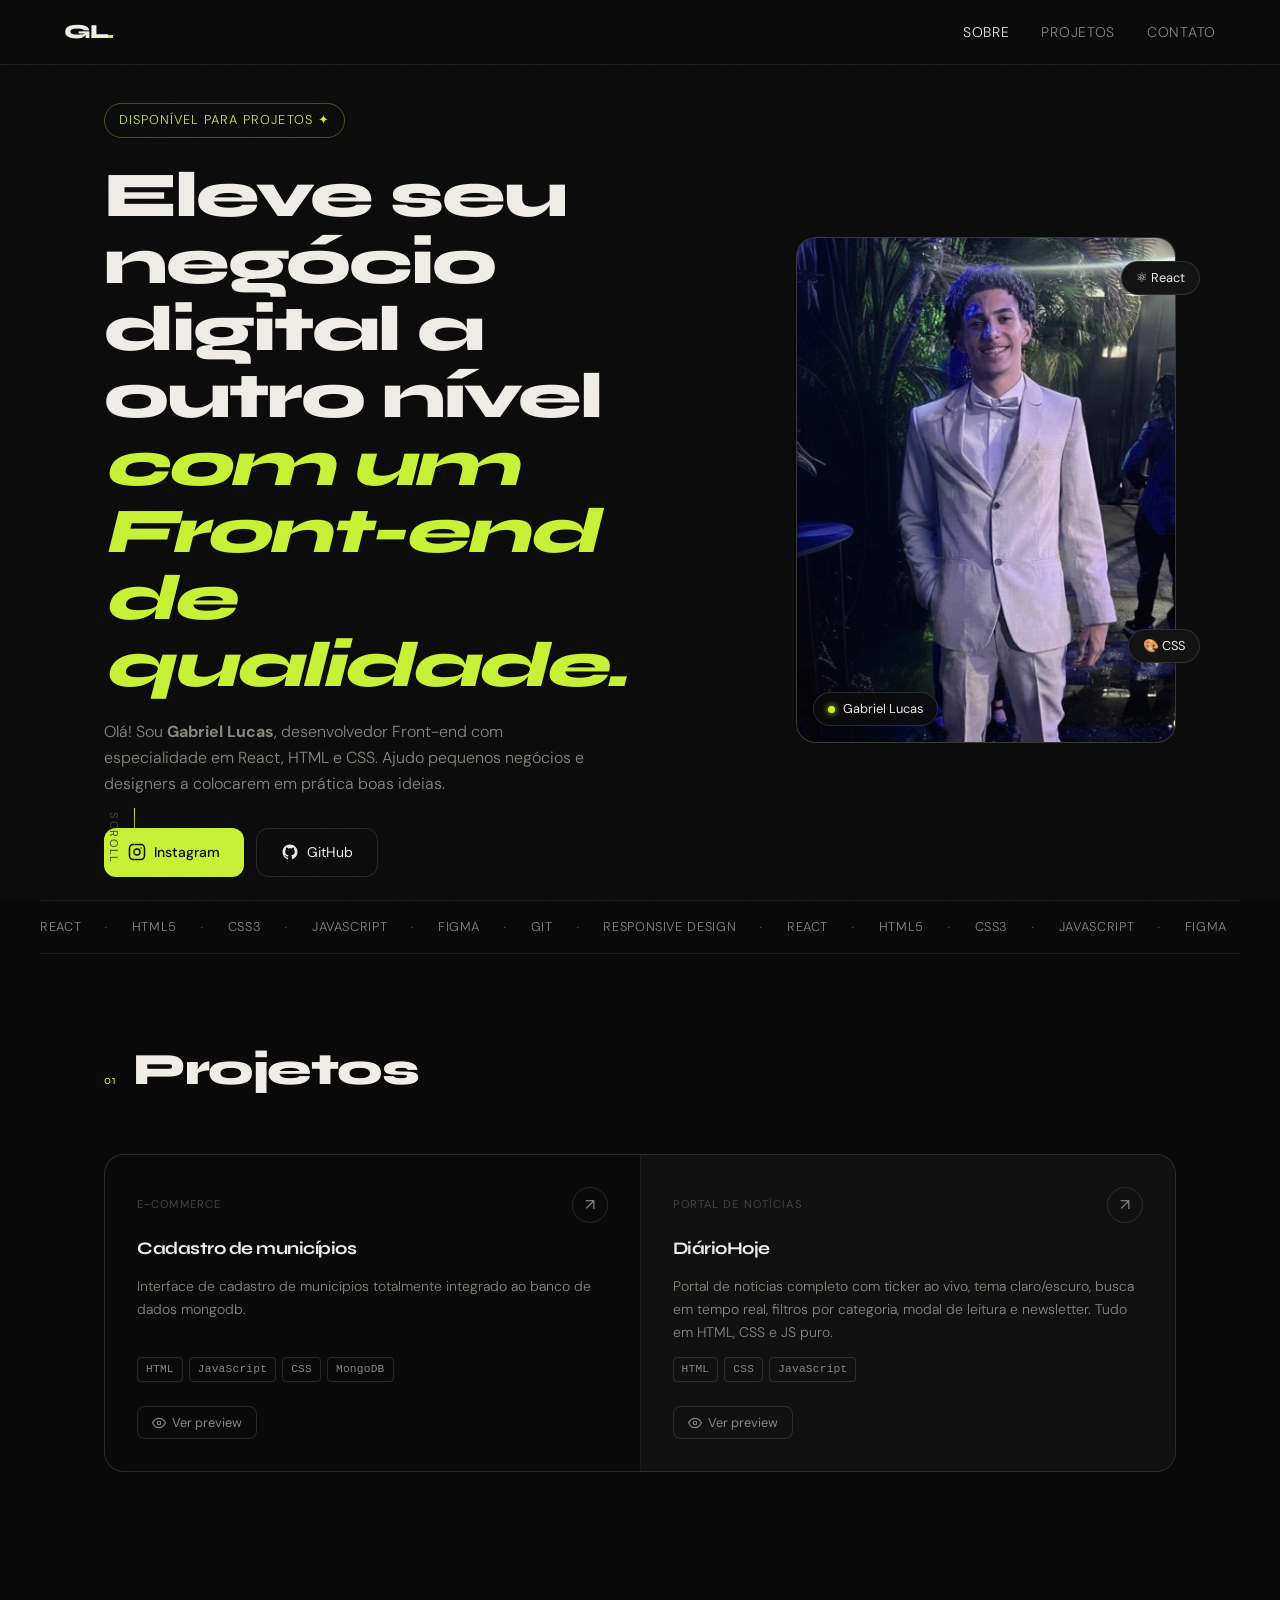
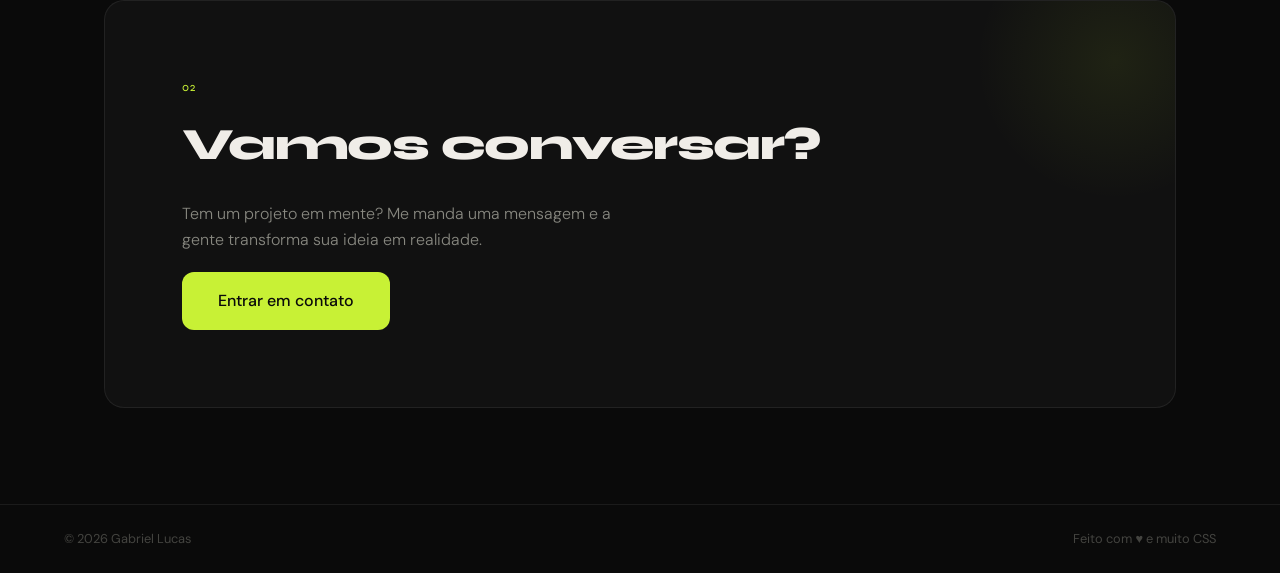
<file: index.html>
<!DOCTYPE html>
<html lang="pt-br">
<head>
  <meta charset="UTF-8">
  <meta name="viewport" content="width=device-width, initial-scale=1.0">
  <title>Gabriel Lucas — Front-end Developer</title>
  <link rel="preconnect" href="https://fonts.googleapis.com">
  <link href="https://fonts.googleapis.com/css2?family=Syne:wght@400;700;800&family=DM+Sans:ital,wght@0,300;0,400;1,300&display=swap" rel="stylesheet">
  <link rel="stylesheet" href="style.css">
</head>
<body>

  <div class="noise"></div>

  <header>
    <nav>
      <span class="logo">GL<span class="dot">.</span></span>
      <ul class="nav-links">
        <li><a href="#sobre">Sobre</a></li>
        <li><a href="#projetos">Projetos</a></li>
        <li><a href="#contato">Contato</a></li>
      </ul>
      <button class="hamburger" aria-label="Abrir menu" aria-expanded="false">
        <span></span>
        <span></span>
        <span></span>
      </button>
    </nav>
  </header>

  <div class="mobile-menu" aria-hidden="true">
    <ul>
      <li><a href="#sobre">Sobre</a></li>
      <li><a href="#projetos">Projetos</a></li>
      <li><a href="#contato">Contato</a></li>
    </ul>
  </div>

  <main>

    <!-- HERO -->
    <section class="hero" id="sobre">
      <div class="hero-grid">
        <div class="hero-text">
          <span class="tag">Disponível para projetos ✦</span>
          <h1>
            Eleve seu negócio digital a outro nível
            <em>com um Front-end de qualidade.</em>
          </h1>
          <p>
            Olá! Sou <strong>Gabriel Lucas</strong>, desenvolvedor Front-end com especialidade em React, HTML e CSS. Ajudo pequenos negócios e designers a colocarem em prática boas ideias.
          </p>
          <div class="hero-actions">
            <a href="https://www.instagram.com/_gabriellucasxp/" class="btn btn-primary" target="_blank" rel="noopener">
              <svg width="18" height="18" fill="none" viewBox="0 0 24 24" aria-hidden="true"><rect x="2" y="2" width="20" height="20" rx="5" stroke="currentColor" stroke-width="2"/><circle cx="12" cy="12" r="4" stroke="currentColor" stroke-width="2"/><circle cx="17.5" cy="6.5" r="1" fill="currentColor"/></svg>
              Instagram
            </a>
            <a href="https://github.com/Biel0603" class="btn btn-outline" target="_blank" rel="noopener">
              <svg width="18" height="18" fill="currentColor" viewBox="0 0 24 24" aria-hidden="true"><path d="M12 2C6.477 2 2 6.484 2 12.017c0 4.425 2.865 8.18 6.839 9.504.5.092.682-.217.682-.483 0-.237-.008-.868-.013-1.703-2.782.605-3.369-1.343-3.369-1.343-.454-1.158-1.11-1.466-1.11-1.466-.908-.62.069-.608.069-.608 1.003.07 1.531 1.032 1.531 1.032.892 1.53 2.341 1.088 2.91.832.092-.647.35-1.088.636-1.338-2.22-.253-4.555-1.113-4.555-4.951 0-1.093.39-1.988 1.029-2.688-.103-.253-.446-1.272.098-2.65 0 0 .84-.27 2.75 1.026A9.564 9.564 0 0112 6.844c.85.004 1.705.115 2.504.337 1.909-1.296 2.747-1.027 2.747-1.027.546 1.379.202 2.398.1 2.651.64.7 1.028 1.595 1.028 2.688 0 3.848-2.339 4.695-4.566 4.943.359.309.678.92.678 1.855 0 1.338-.012 2.419-.012 2.747 0 .268.18.58.688.482A10.019 10.019 0 0022 12.017C22 6.484 17.522 2 12 2z"/></svg>
              GitHub
            </a>
          </div>
        </div>

        <div class="hero-image-wrap">
          <div class="hero-image-card">
            <img src="img/imagem minha.jpeg" alt="Foto de Gabriel Lucas">
            <div class="card-label">
              <span class="status-dot"></span>
              Gabriel Lucas
            </div>
          </div>
          <div class="floating-badge badge-react">⚛ React</div>
          <div class="floating-badge badge-css">🎨 CSS</div>
        </div>
      </div>

      <div class="scroll-hint">
        <span>scroll</span>
        <div class="scroll-line"></div>
      </div>
    </section>

    <!-- SKILLS -->
    <section class="skills-bar" aria-label="Tecnologias">
      <div class="skills-track" aria-hidden="true">
        <span>React</span><span>·</span>
        <span>HTML5</span><span>·</span>
        <span>CSS3</span><span>·</span>
        <span>JavaScript</span><span>·</span>
        <span>Figma</span><span>·</span>
        <span>Git</span><span>·</span>
        <span>Responsive Design</span><span>·</span>
        <span>React</span><span>·</span>
        <span>HTML5</span><span>·</span>
        <span>CSS3</span><span>·</span>
        <span>JavaScript</span><span>·</span>
        <span>Figma</span><span>·</span>
        <span>Git</span><span>·</span>
        <span>Responsive Design</span><span>·</span>
      </div>
    </section>

    <!-- PROJETOS -->
    <section class="projects" id="projetos">
      <div class="section-header">
        <span class="section-num">01</span>
        <h2>Projetos</h2>
      </div>
      <div class="projects-grid">

        <article class="project-card">
          <div class="project-top">
            <span class="project-type">E-commerce</span>
            <a href="Cadastro_de_municipios/index.html" class="project-link" target="_blank" rel="noopener" aria-label="Abrir projeto">↗</a>
          </div>
          <h3>Cadastro de municípios</h3>
          <p>Interface de cadastro de municípios totalmente integrado ao banco de dados mongodb.</p>
          <div class="project-tags">
            <span>HTML</span><span>JavaScript</span><span>CSS</span> <span>MongoDB</span>
          </div>
          <button type="button" class="btn-preview" onclick="abrirPreview('Cadastro_de_municipios/index.html', 'Cadastro de Municípios')">
            <svg width="14" height="14" fill="none" viewBox="0 0 24 24" aria-hidden="true"><path d="M1 12s4-8 11-8 11 8 11 8-4 8-11 8-11-8-11-8z" stroke="currentColor" stroke-width="2"/><circle cx="12" cy="12" r="3" stroke="currentColor" stroke-width="2"/></svg>
            Ver preview
          </button>
        </article>

        <article class="project-card card-accent">
          <div class="project-top">
            <span class="project-type">Portal de Notícias</span>
            <a href="noticias_do_dia/index.html" class="project-link" target="_blank" rel="noopener" aria-label="Abrir DiárioHoje">↗</a>
          </div>
          <h3>DiárioHoje</h3>
          <p>Portal de notícias completo com ticker ao vivo, tema claro/escuro, busca em tempo real, filtros por categoria, modal de leitura e newsletter. Tudo em HTML, CSS e JS puro.</p>
          <div class="project-tags">
            <span>HTML</span><span>CSS</span><span>JavaScript</span>
          </div>
          <button type="button" class="btn-preview" onclick="abrirPreview('noticias_do_dia/index.html', 'DiárioHoje')">
            <svg width="14" height="14" fill="none" viewBox="0 0 24 24" aria-hidden="true"><path d="M1 12s4-8 11-8 11 8 11 8-4 8-11 8-11-8-11-8z" stroke="currentColor" stroke-width="2"/><circle cx="12" cy="12" r="3" stroke="currentColor" stroke-width="2"/></svg>
            Ver preview
          </button>
        </article>

      </div>
    </section>

    <!-- CONTATO -->
    <section class="contact" id="contato">
      <div class="contact-inner">
        <span class="section-num">02</span>
        <h2>Vamos conversar?</h2>
        <p>Tem um projeto em mente? Me manda uma mensagem e a gente transforma sua ideia em realidade.</p>
        <a href="https://wa.me/5531991345022" class="btn btn-primary btn-large" target="_blank" rel="noopener">Entrar em contato</a>
      </div>
    </section>

  </main>

  <footer>
    <span>© 2026 Gabriel Lucas</span>
    <span>Feito com ♥ e muito CSS</span>
  </footer>

  <!-- MODAL DE PREVIEW -->
  <div class="preview-modal" id="previewModal" aria-modal="true" role="dialog" aria-label="Preview do projeto">
    <div class="preview-modal-inner">
      <div class="preview-modal-header">
        <span class="preview-modal-title" id="previewTitle"></span>
        <div class="preview-modal-actions">
          <a class="preview-open-btn" id="previewOpenLink" href="#" target="_blank" rel="noopener">
            <svg width="15" height="15" fill="none" viewBox="0 0 24 24" aria-hidden="true"><path d="M18 13v6a2 2 0 01-2 2H5a2 2 0 01-2-2V8a2 2 0 012-2h6" stroke="currentColor" stroke-width="2" stroke-linecap="round"/><polyline points="15 3 21 3 21 9" stroke="currentColor" stroke-width="2" stroke-linecap="round" stroke-linejoin="round"/><line x1="10" y1="14" x2="21" y2="3" stroke="currentColor" stroke-width="2" stroke-linecap="round"/></svg>
            Abrir site
          </a>
          <button type="button" class="preview-close-btn" onclick="fecharPreview()" aria-label="Fechar preview">✕</button>
        </div>
      </div>
      <div class="preview-iframe-wrap">
        <iframe id="previewFrame" src="" title="Preview do projeto" allowfullscreen></iframe>
      </div>
    </div>
  </div>

  <script src="portfolio.js"></script>
</body>
</html>
</file>
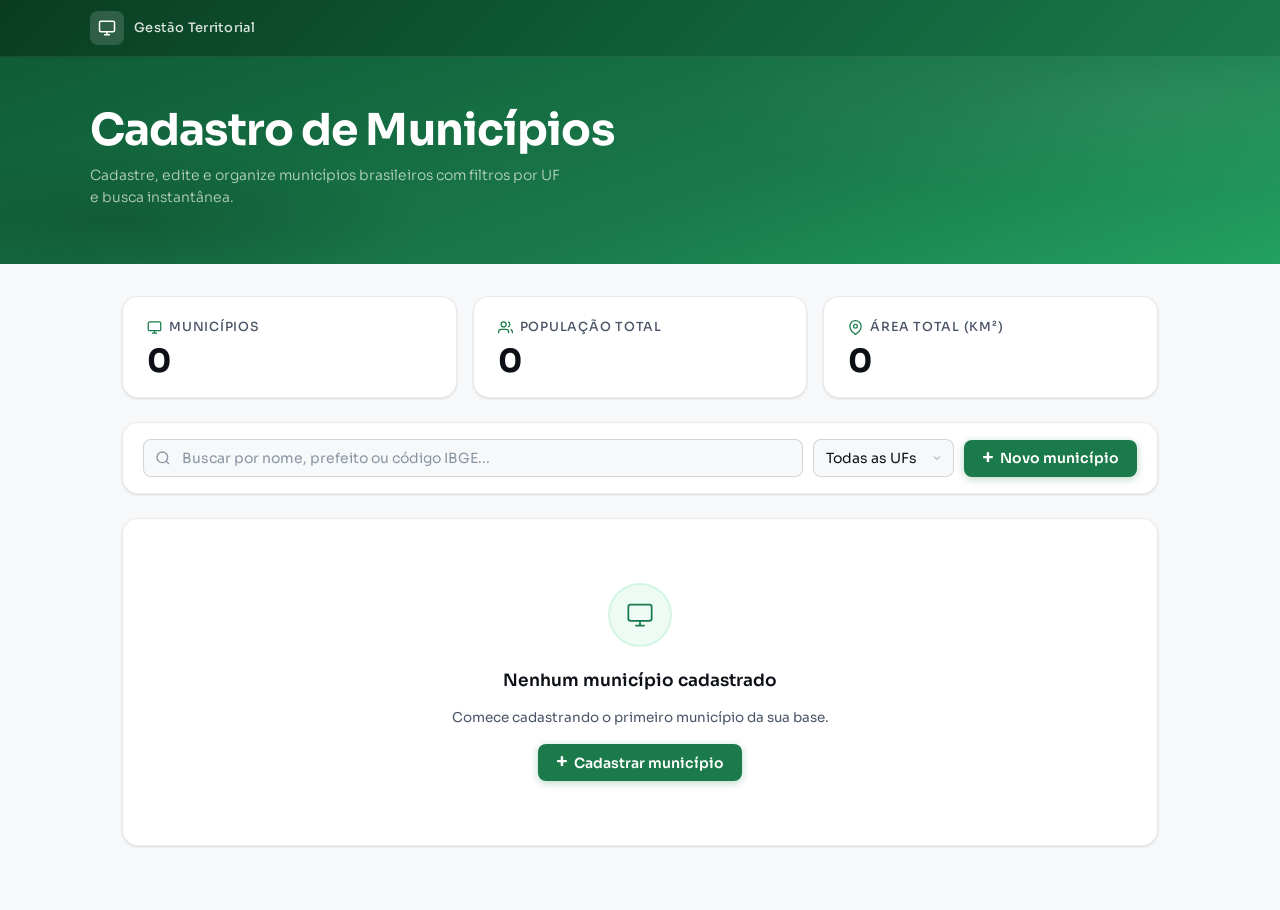
<file: Cadastro_de_municipios/index.html>
<!DOCTYPE html>
<html lang="pt-BR">
<head>
  <meta charset="UTF-8" />
  <meta name="viewport" content="width=device-width, initial-scale=1.0" />
  <title>Cadastro de Municípios</title>
<link rel="stylesheet" href="https://fonts.googleapis.com/css2?family=Sora:wght@300;400;500;600;700&family=JetBrains+Mono:wght@400;500&display=swap" />
  <link rel="stylesheet" href="style.css" />
</head>
<body>

<!-- HEADER -->
<header class="site-header">
  <div class="header-inner">
    <div class="header-logo">
      <svg viewBox="0 0 24 24"><rect x="2" y="3" width="20" height="14" rx="2"/><path d="M8 21h8M12 17v4"/></svg>
    </div>
    <span class="header-brand">Gestão Territorial</span>
  </div>
</header>

<!-- HERO -->
<div class="hero">
  <div class="hero-inner">
    <h1>Cadastro de Municípios</h1>
    <p>Cadastre, edite e organize municípios brasileiros com filtros por UF e busca instantânea.</p>
  </div>
</div>

<!-- MAIN -->
<main class="main">

  <!-- STATS -->
  <div class="stats-grid">
    <div class="stat-card">
      <div class="stat-label">
        <svg viewBox="0 0 24 24"><rect x="2" y="3" width="20" height="14" rx="2"/><path d="M8 21h8M12 17v4"/></svg>
        Municípios
      </div>
      <div class="stat-value" id="statCount">0</div>
    </div>
    <div class="stat-card">
      <div class="stat-label">
        <svg viewBox="0 0 24 24"><path d="M17 21v-2a4 4 0 0 0-4-4H5a4 4 0 0 0-4 4v2"/><circle cx="9" cy="7" r="4"/><path d="M23 21v-2a4 4 0 0 0-3-3.87"/><path d="M16 3.13a4 4 0 0 1 0 7.75"/></svg>
        População total
      </div>
      <div class="stat-value" id="statPop">0</div>
    </div>
    <div class="stat-card">
      <div class="stat-label">
        <svg viewBox="0 0 24 24"><path d="M21 10c0 7-9 13-9 13s-9-6-9-13a9 9 0 0 1 18 0z"/><circle cx="12" cy="10" r="3"/></svg>
        Área total (km²)
      </div>
      <div class="stat-value" id="statArea">0</div>
    </div>
  </div>

  <!-- TOOLBAR -->
  <div class="toolbar">
    <div class="search-wrap">
      <svg viewBox="0 0 24 24"><circle cx="11" cy="11" r="8"/><line x1="21" y1="21" x2="16.65" y2="16.65"/></svg>
      <input type="text" id="search" placeholder="Buscar por nome, prefeito ou código IBGE..." oninput="render()" />
    </div>
<select id="ufFilter" onchange="render()">
      <option value="">Todas as UFs</option>
      <option value="AC">AC</option><option value="AL">AL</option><option value="AM">AM</option><option value="AP">AP</option>
<option value="BA">BA</option><option value="CE">CE</option><option value="DF">DF</option><option value="ES">ES</option>
      <option value="GO">GO</option><option value="MA">MA</option><option value="MG">MG</option><option value="MS">MS</option>
      <option value="MT">MT</option><option value="PA">PA</option><option value="PB">PB</option><option value="PE">PE</option>
      <option value="PI">PI</option><option value="PR">PR</option><option value="RJ">RJ</option><option value="RN">RN</option>
      <option value="RO">RO</option><option value="RR">RR</option><option value="RS">RS</option><option value="SC">SC</option>
      <option value="SE">SE</option><option value="SP">SP</option><option value="TO">TO</option>
    </select>
    <button class="btn-primary" onclick="openModal()">
      <span class="plus">+</span> Novo município
    </button>
  </div>

  <!-- LIST -->
  <div class="list-card">
    <div class="empty-state" id="emptyState">
      <div class="empty-icon">
        <svg viewBox="0 0 24 24"><rect x="2" y="3" width="20" height="14" rx="2"/><path d="M8 21h8M12 17v4"/></svg>
      </div>
      <h3>Nenhum município cadastrado</h3>
      <p>Comece cadastrando o primeiro município da sua base.</p>
      <button class="btn-primary" onclick="openModal()" style="margin-top:0.25rem">
        <span class="plus">+</span> Cadastrar município
      </button>
    </div>

    <table class="muni-table" id="muniTable" style="display:none">
      <thead>
        <tr>
          <th>Município</th>
          <th>UF</th>
          <th>Prefeito(a)</th>
          <th>Cód. IBGE</th>
          <th>População</th>
          <th>Área (km²)</th>
          <th>Região</th>
          <th></th>
        </tr>
      </thead>
      <tbody id="muniBody"></tbody>
    </table>
  </div>

</main>

<!-- MODAL -->
<div class="modal-overlay" id="modalOverlay" onclick="onOverlayClick(event)">
  <div class="modal">
    <div class="modal-header">
      <h2 id="modalTitle">Novo município</h2>
      <button class="modal-close" onclick="closeModal()">×</button>
    </div>

    <div class="form-row">
      <div class="form-group" style="grid-column: span 2">
        <label>Nome do município *</label>
        <input type="text" id="fNome" placeholder="Ex: Belo Horizonte" />
      </div>
    </div>
    <div class="form-row">
      <div class="form-group">
        <label>UF *</label>
<select id="fUF">
          <option value="">Selecione</option>
          <option value="AC">AC</option><option value="AL">AL</option><option value="AM">AM</option><option value="AP">AP</option>
          <option value="BA">BA</option><option value="CE">CE</option><option value="DF">DF</option><option value="ES">ES</option>
          <option value="GO">GO</option><option value="MA">MA</option><option value="MG">MG</option><option value="MS">MS</option>
          <option value="MT">MT</option><option value="PA">PA</option><option value="PB">PB</option><option value="PE">PE</option>
          <option value="PI">PI</option><option value="PR">PR</option><option value="RJ">RJ</option><option value="RN">RN</option>
          <option value="RO">RO</option><option value="RR">RR</option><option value="RS">RS</option><option value="SC">SC</option>
          <option value="SE">SE</option><option value="SP">SP</option><option value="TO">TO</option>
        </select>
      </div>
      <div class="form-group">
        <label>Região</label>
        <select id="fRegiao">
          <option value="">Selecione</option>
          <option>Norte</option>
          <option>Nordeste</option>
          <option>Centro-Oeste</option>
          <option>Sudeste</option>
          <option>Sul</option>
        </select>
      </div>
    </div>

    <div class="form-divider"></div>

    <div class="form-row">
      <div class="form-group">
        <label>Prefeito(a)</label>
        <input type="text" id="fPrefeito" placeholder="Nome do prefeito" />
      </div>
      <div class="form-group">
        <label>Código IBGE</label>
        <input type="text" id="fIBGE" placeholder="Ex: 3106200" maxlength="7" />
      </div>
    </div>
    <div class="form-row">
      <div class="form-group">
        <label>População</label>
        <input type="number" id="fPop" placeholder="Ex: 2722000" min="0" />
      </div>
      <div class="form-group">
        <label>Área (km²)</label>
        <input type="number" id="fArea" placeholder="Ex: 331.4" min="0" step="0.01" />
      </div>
    </div>

    <div class="form-error" id="formError"></div>

    <div class="modal-footer">
      <button class="btn-cancel" onclick="closeModal()">Cancelar</button>
      <button class="btn-primary" onclick="saveModal()">Salvar município</button>
    </div>
  </div>
</div>

<!-- TOAST -->
<div class="toast" id="toast"></div>

<script src="script.js"></script>
</body>
</html>
</file>
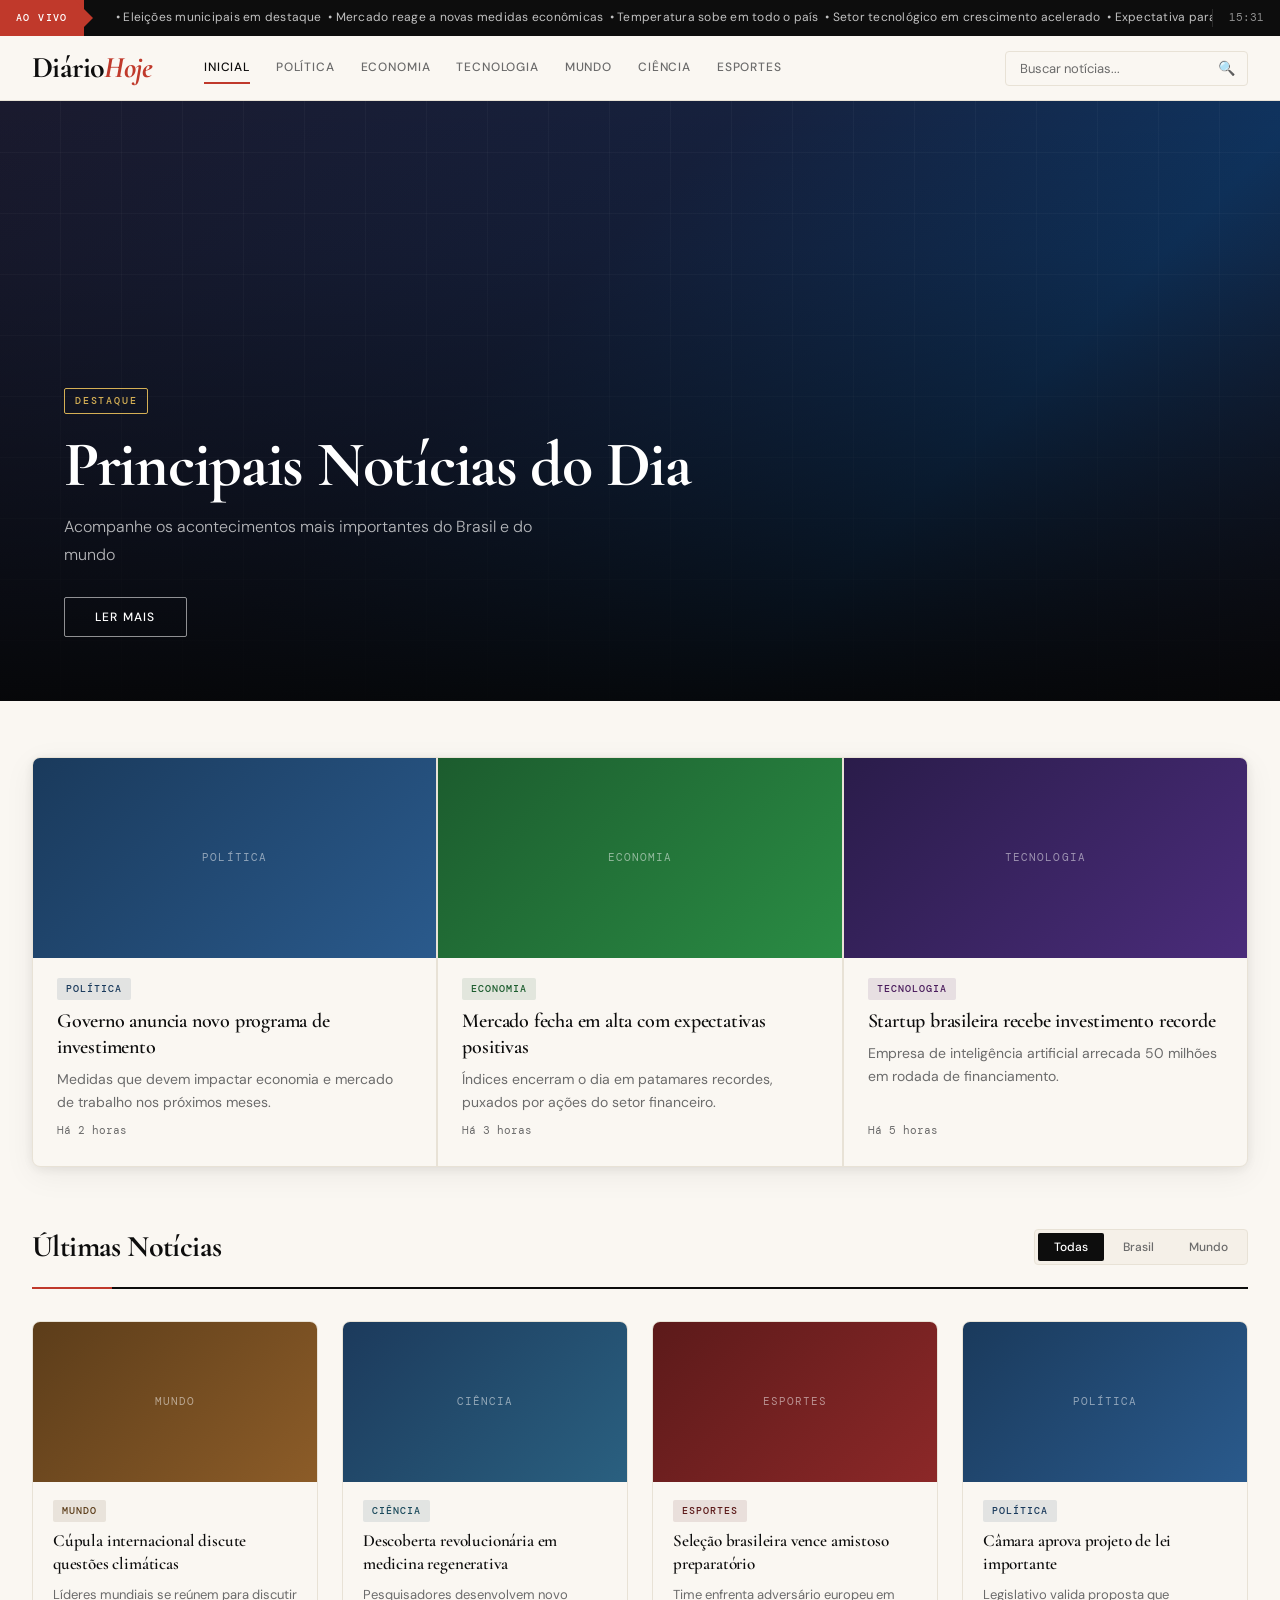
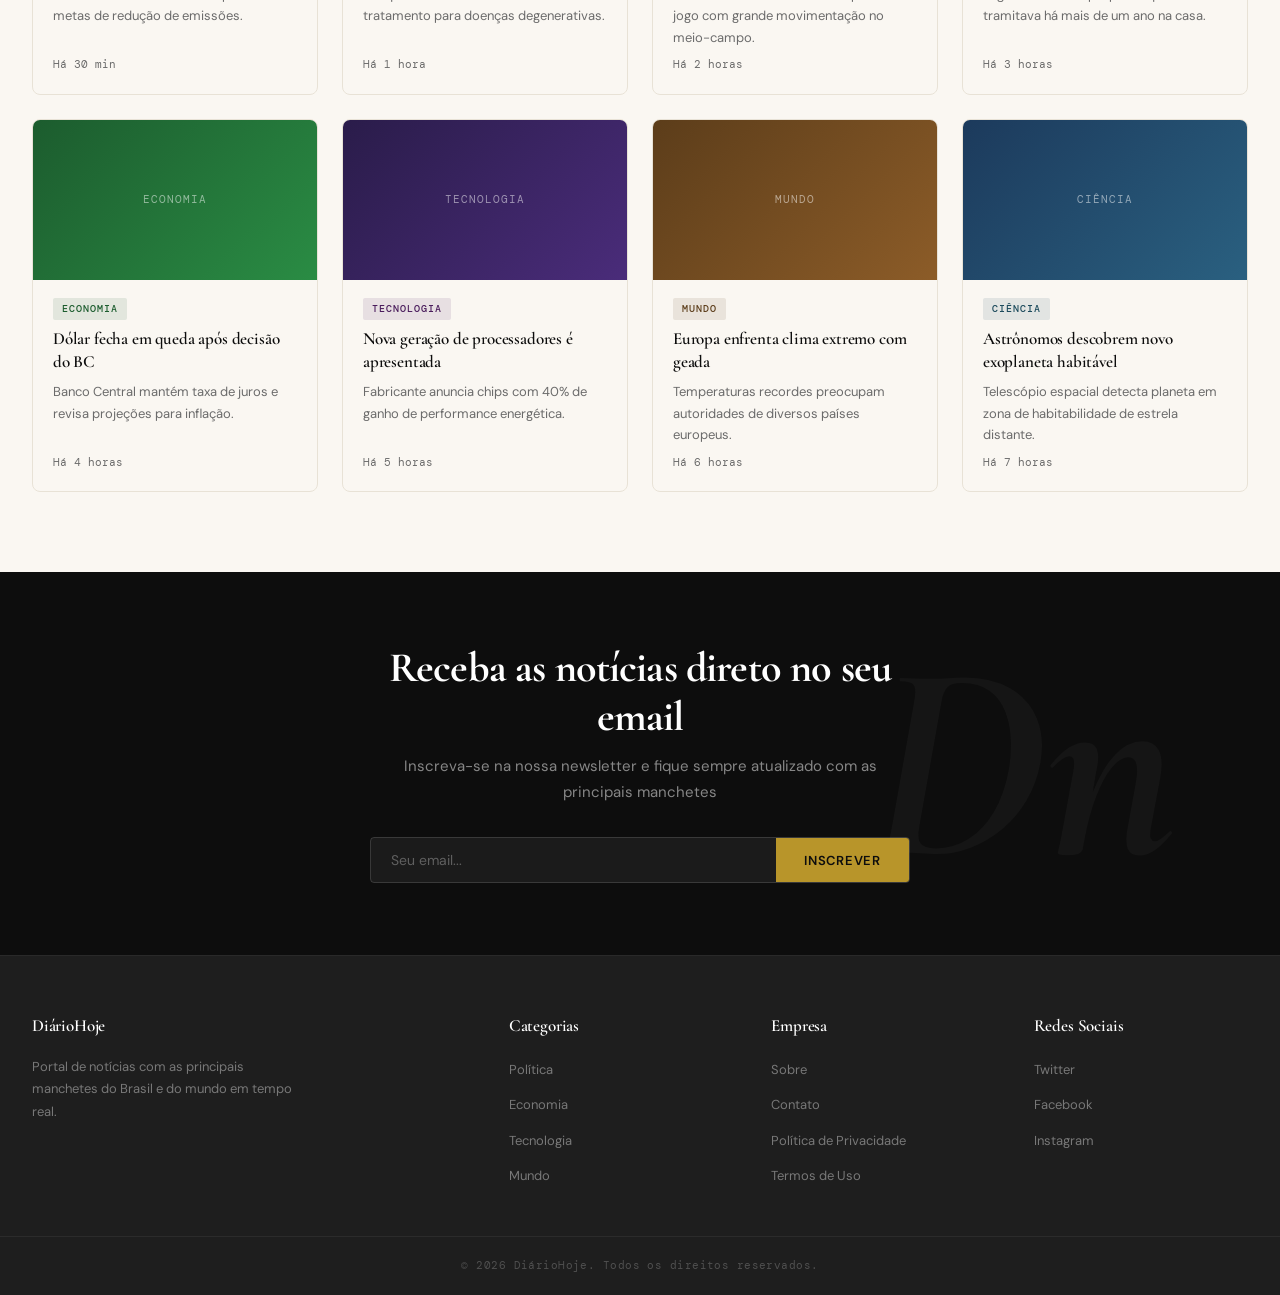
<file: noticias_do_dia/index.html>
<!DOCTYPE html>
<html lang="pt-BR">
<head>
  <meta charset="UTF-8">
  <meta name="viewport" content="width=device-width, initial-scale=1.0">
  <title>DiárioHoje — Notícias do Dia</title>
  <meta name="description" content="Portal de notícias com as principais manchetes do Brasil e do mundo em tempo real.">
  <link rel="preconnect" href="https://fonts.googleapis.com">
  <link rel="preconnect" href="https://fonts.gstatic.com" crossorigin>
  <link href="https://fonts.googleapis.com/css2?family=Cormorant+Garamond:ital,wght@0,400;0,600;0,700;1,400;1,600&family=DM+Sans:wght@300;400;500;600&family=DM+Mono:wght@400;500&display=swap" rel="stylesheet">

  <link rel="stylesheet" href="style.css">
</head>
<body>

  <!-- Ticker -->
  <div class="ticker-container">
    <div class="ticker-label">AO VIVO</div>
    <div class="ticker-scroll">
      <span class="ticker-item">• Eleições municipais em destaque&nbsp;&nbsp;• Mercado reage a novas medidas econômicas&nbsp;&nbsp;• Temperatura sobe em todo o país&nbsp;&nbsp;• Setor tecnológico em crescimento acelerado&nbsp;&nbsp;• Expectativa para decisões do Banco Central&nbsp;&nbsp;</span>
      <span class="ticker-item">• Eleições municipais em destaque&nbsp;&nbsp;• Mercado reage a novas medidas econômicas&nbsp;&nbsp;• Temperatura sobe em todo o país&nbsp;&nbsp;• Setor tecnológico em crescimento acelerado&nbsp;&nbsp;• Expectativa para decisões do Banco Central&nbsp;&nbsp;</span>
    </div>
  </div>

  <!-- Header -->
  <header class="header">
    <div class="header-content">
      <div class="logo">
        <span class="logo-main">Diário</span><span class="logo-accent">Hoje</span>
      </div>
      <nav class="nav-categories">
        <a href="#" class="nav-link active">Inicial</a>
        <a href="#" class="nav-link">Política</a>
        <a href="#" class="nav-link">Economia</a>
        <a href="#" class="nav-link">Tecnologia</a>
        <a href="#" class="nav-link">Mundo</a>
        <a href="#" class="nav-link">Ciência</a>
        <a href="#" class="nav-link">Esportes</a>
      </nav>
      <div class="header-actions">
        <input type="text" class="search-input" placeholder="Buscar notícias...">
        <button class="search-btn">🔍</button>
      </div>
    </div>
  </header>

  <!-- Hero -->
  <section class="hero">
    <div class="hero-image">
      <!-- Fallback gradient shown when no image is available -->
    </div>
    <div class="hero-overlay"></div>
    <div class="hero-content">
      <span class="hero-label">DESTAQUE</span>
      <h1 class="hero-title">Principais Notícias do Dia</h1>
      <p class="hero-subtitle">Acompanhe os acontecimentos mais importantes do Brasil e do mundo</p>
      <button class="hero-btn">Ler Mais</button>
    </div>
  </section>

  <!-- Featured -->
  <section class="featured-section">
    <div class="featured-grid">
      <article class="featured-card">
        <div class="featured-card-img">
          <div class="img-placeholder politics">POLÍTICA</div>
        </div>
        <div class="featured-content">
          <span class="news-category politics">Política</span>
          <h3>Governo anuncia novo programa de investimento</h3>
          <p>Medidas que devem impactar economia e mercado de trabalho nos próximos meses.</p>
          <span class="news-time">Há 2 horas</span>
        </div>
      </article>
      <article class="featured-card">
        <div class="featured-card-img">
          <div class="img-placeholder economy">ECONOMIA</div>
        </div>
        <div class="featured-content">
          <span class="news-category economy">Economia</span>
          <h3>Mercado fecha em alta com expectativas positivas</h3>
          <p>Índices encerram o dia em patamares recordes, puxados por ações do setor financeiro.</p>
          <span class="news-time">Há 3 horas</span>
        </div>
      </article>
      <article class="featured-card">
        <div class="featured-card-img">
          <div class="img-placeholder tech">TECNOLOGIA</div>
        </div>
        <div class="featured-content">
          <span class="news-category tech">Tecnologia</span>
          <h3>Startup brasileira recebe investimento recorde</h3>
          <p>Empresa de inteligência artificial arrecada 50 milhões em rodada de financiamento.</p>
          <span class="news-time">Há 5 horas</span>
        </div>
      </article>
    </div>
  </section>

  <!-- News Grid -->
  <section class="news-grid-section">
    <div class="section-header">
      <h2>Últimas Notícias</h2>
      <div class="filter-tabs">
        <button class="filter-btn active">Todas</button>
        <button class="filter-btn">Brasil</button>
        <button class="filter-btn">Mundo</button>
      </div>
    </div>
    <div class="news-grid">

      <article class="news-item">
        <div class="news-item-img"><div class="img-placeholder world">MUNDO</div></div>
        <div class="news-info">
          <span class="news-category world">Mundo</span>
          <h4>Cúpula internacional discute questões climáticas</h4>
          <p>Líderes mundiais se reúnem para discutir metas de redução de emissões.</p>
          <span class="news-time">Há 30 min</span>
        </div>
      </article>

      <article class="news-item">
        <div class="news-item-img"><div class="img-placeholder science">CIÊNCIA</div></div>
        <div class="news-info">
          <span class="news-category science">Ciência</span>
          <h4>Descoberta revolucionária em medicina regenerativa</h4>
          <p>Pesquisadores desenvolvem novo tratamento para doenças degenerativas.</p>
          <span class="news-time">Há 1 hora</span>
        </div>
      </article>

      <article class="news-item">
        <div class="news-item-img"><div class="img-placeholder sports">ESPORTES</div></div>
        <div class="news-info">
          <span class="news-category sports">Esportes</span>
          <h4>Seleção brasileira vence amistoso preparatório</h4>
          <p>Time enfrenta adversário europeu em jogo com grande movimentação no meio-campo.</p>
          <span class="news-time">Há 2 horas</span>
        </div>
      </article>

      <article class="news-item">
        <div class="news-item-img"><div class="img-placeholder politics">POLÍTICA</div></div>
        <div class="news-info">
          <span class="news-category politics">Política</span>
          <h4>Câmara aprova projeto de lei importante</h4>
          <p>Legislativo valida proposta que tramitava há mais de um ano na casa.</p>
          <span class="news-time">Há 3 horas</span>
        </div>
      </article>

      <article class="news-item">
        <div class="news-item-img"><div class="img-placeholder economy">ECONOMIA</div></div>
        <div class="news-info">
          <span class="news-category economy">Economia</span>
          <h4>Dólar fecha em queda após decisão do BC</h4>
          <p>Banco Central mantém taxa de juros e revisa projeções para inflação.</p>
          <span class="news-time">Há 4 horas</span>
        </div>
      </article>

      <article class="news-item">
        <div class="news-item-img"><div class="img-placeholder tech">TECNOLOGIA</div></div>
        <div class="news-info">
          <span class="news-category tech">Tecnologia</span>
          <h4>Nova geração de processadores é apresentada</h4>
          <p>Fabricante anuncia chips com 40% de ganho de performance energética.</p>
          <span class="news-time">Há 5 horas</span>
        </div>
      </article>

      <article class="news-item">
        <div class="news-item-img"><div class="img-placeholder world">MUNDO</div></div>
        <div class="news-info">
          <span class="news-category world">Mundo</span>
          <h4>Europa enfrenta clima extremo com geada</h4>
          <p>Temperaturas recordes preocupam autoridades de diversos países europeus.</p>
          <span class="news-time">Há 6 horas</span>
        </div>
      </article>

      <article class="news-item">
        <div class="news-item-img"><div class="img-placeholder science">CIÊNCIA</div></div>
        <div class="news-info">
          <span class="news-category science">Ciência</span>
          <h4>Astrônomos descobrem novo exoplaneta habitável</h4>
          <p>Telescópio espacial detecta planeta em zona de habitabilidade de estrela distante.</p>
          <span class="news-time">Há 7 horas</span>
        </div>
      </article>

    </div>
  </section>

  <!-- Newsletter -->
  <section class="newsletter-section">
    <div class="newsletter-content">
      <h2>Receba as notícias direto no seu email</h2>
      <p>Inscreva-se na nossa newsletter e fique sempre atualizado com as principais manchetes</p>
      <form class="newsletter-form" onsubmit="return false;">
        <input type="email" placeholder="Seu email...">
        <button type="submit">Inscrever</button>
      </form>
    </div>
  </section>

  <!-- Footer -->
  <footer class="footer">
    <div class="footer-content">
      <div class="footer-section">
        <h4>DiárioHoje</h4>
        <p>Portal de notícias com as principais manchetes do Brasil e do mundo em tempo real.</p>
      </div>
      <div class="footer-section">
        <h4>Categorias</h4>
        <ul>
          <li><a href="#">Política</a></li>
          <li><a href="#">Economia</a></li>
          <li><a href="#">Tecnologia</a></li>
          <li><a href="#">Mundo</a></li>
        </ul>
      </div>
      <div class="footer-section">
        <h4>Empresa</h4>
        <ul>
          <li><a href="#">Sobre</a></li>
          <li><a href="#">Contato</a></li>
          <li><a href="#">Política de Privacidade</a></li>
          <li><a href="#">Termos de Uso</a></li>
        </ul>
      </div>
      <div class="footer-section">
        <h4>Redes Sociais</h4>
        <ul>
          <li><a href="#">Twitter</a></li>
          <li><a href="#">Facebook</a></li>
          <li><a href="#">Instagram</a></li>
        </ul>
      </div>
    </div>
    <div class="footer-bottom">
      <p>&copy; 2026 DiárioHoje. Todos os direitos reservados.</p>
    </div>
  </footer>

<script src="script.js"></script>


</body>
</html>
</file>
<file: style.css>
/* ─── RESET & BASE ─────────────────────────── */
*, *::before, *::after { box-sizing: border-box; margin: 0; padding: 0; }

:root {
  --bg: #0a0a0a;
  --bg-2: #111111;
  --bg-3: #1a1a1a;
  --text: #f0ede8;
  --text-2: #888880;
  --text-3: #444440;
  --accent: #c8f135;
  --accent-2: #a8d020;
  --border: rgba(255,255,255,0.07);
  --border-2: rgba(255,255,255,0.12);
  --radius: 12px;
  --radius-lg: 20px;
  --font-display: 'Syne', sans-serif;
  --font-body: 'DM Sans', sans-serif;
}

html { scroll-behavior: smooth; }

body {
  background: var(--bg);
  color: var(--text);
  font-family: var(--font-body);
  font-size: 16px;
  line-height: 1.6;
  overflow-x: hidden;
  cursor: none;
}

/* Custom cursor */
body::after {
  content: '';
  position: fixed;
  width: 10px;
  height: 10px;
  background: var(--accent);
  border-radius: 50%;
  pointer-events: none;
  z-index: 9999;
  transform: translate(-50%, -50%);
  transition: transform 0.1s;
  top: var(--cy, -20px);
  left: var(--cx, -20px);
}

a, button { cursor: none; }

/* Noise overlay */
.noise {
  position: fixed;
  inset: 0;
  pointer-events: none;
  z-index: 100;
  opacity: 0.035;
  background-image: url("data:image/svg+xml,%3Csvg viewBox='0 0 256 256' xmlns='http://www.w3.org/2000/svg'%3E%3Cfilter id='noise'%3E%3CfeTurbulence type='fractalNoise' baseFrequency='0.9' numOctaves='4' stitchTiles='stitch'/%3E%3C/filter%3E%3Crect width='100%25' height='100%25' filter='url(%23noise)'/%3E%3C/svg%3E");
  background-repeat: repeat;
  background-size: 200px 200px;
}

/* ─── TYPOGRAPHY ────────────────────────────── */
h1, h2, h3, h4 { font-family: var(--font-display); font-weight: 800; }

h1 { font-size: clamp(2.2rem, 5vw, 4rem); line-height: 1.05; letter-spacing: -2px; }
h2 { font-size: clamp(1.8rem, 3.5vw, 2.8rem); letter-spacing: -1.5px; }
h3 { font-size: 1.1rem; letter-spacing: -0.5px; font-weight: 700; }

h1 em { font-style: italic; color: var(--accent); }

/* ─── HEADER / NAV ──────────────────────────── */
header {
  position: fixed;
  top: 0; left: 0; right: 0;
  z-index: 50;
  padding: 0 clamp(1.5rem, 5vw, 4rem);
  border-bottom: 1px solid var(--border);
  backdrop-filter: blur(20px);
  background: rgba(10,10,10,0.85);
}

nav {
  display: flex;
  align-items: center;
  justify-content: space-between;
  height: 64px;
  max-width: 1200px;
  margin: 0 auto;
}

.logo {
  font-family: var(--font-display);
  font-size: 1.25rem;
  font-weight: 800;
  letter-spacing: -1px;
}
.logo .dot { color: var(--accent); }

.nav-links {
  display: flex;
  list-style: none;
  gap: 2rem;
}

.nav-links a {
  color: var(--text-2);
  text-decoration: none;
  font-size: 0.875rem;
  font-weight: 300;
  letter-spacing: 0.05em;
  text-transform: uppercase;
  transition: color 0.25s;
  position: relative;
}

.nav-links a::after {
  content: '';
  position: absolute;
  bottom: -2px; left: 0;
  width: 0; height: 1px;
  background: var(--accent);
  transition: width 0.3s;
}

.nav-links a:hover { color: var(--text); }
.nav-links a:hover::after { width: 100%; }

/* ─── HAMBURGER ─────────────────────────────── */
.hamburger {
  display: none;
  flex-direction: column;
  gap: 5px;
  background: none;
  border: none;
  padding: 4px;
}

.hamburger span {
  display: block;
  width: 24px;
  height: 1.5px;
  background: var(--text);
  transition: transform 0.3s, opacity 0.3s;
}

.hamburger.open span:nth-child(1) { transform: translateY(6.5px) rotate(45deg); }
.hamburger.open span:nth-child(2) { opacity: 0; }
.hamburger.open span:nth-child(3) { transform: translateY(-6.5px) rotate(-45deg); }

/* ─── MOBILE MENU ───────────────────────────── */
.mobile-menu {
  position: fixed;
  inset: 0;
  background: var(--bg);
  z-index: 40;
  display: flex;
  align-items: center;
  justify-content: center;
  transform: translateX(100%);
  transition: transform 0.4s cubic-bezier(0.77,0,0.175,1);
}

.mobile-menu.open { transform: translateX(0); }

.mobile-menu ul {
  list-style: none;
  text-align: center;
  display: flex;
  flex-direction: column;
  gap: 2rem;
}

.mobile-menu a {
  font-family: var(--font-display);
  font-size: 3rem;
  font-weight: 800;
  color: var(--text);
  text-decoration: none;
  letter-spacing: -2px;
  transition: color 0.2s;
}

.mobile-menu a:hover { color: var(--accent); }

/* ─── MAIN WRAPPER ──────────────────────────── */
main {
  max-width: 1200px;
  margin: 0 auto;
  padding: 0 clamp(1.5rem, 5vw, 4rem);
}

/* ─── HERO ──────────────────────────────────── */
.hero {
  min-height: 100svh;
  display: flex;
  flex-direction: column;
  justify-content: center;
  padding-top: 80px;
  position: relative;
}

.hero-grid {
  display: grid;
  grid-template-columns: 1fr 380px;
  gap: 4rem;
  align-items: center;
}

.tag {
  display: inline-flex;
  align-items: center;
  gap: 8px;
  font-size: 0.8rem;
  font-weight: 300;
  letter-spacing: 0.08em;
  text-transform: uppercase;
  color: var(--accent);
  border: 1px solid rgba(200,241,53,0.3);
  border-radius: 100px;
  padding: 6px 14px;
  margin-bottom: 1.5rem;
  animation: fadeUp 0.6s ease both;
}

.hero-text h1 {
  margin-bottom: 1.25rem;
  animation: fadeUp 0.6s 0.1s ease both;
}

.hero-text p {
  color: var(--text-2);
  font-weight: 300;
  max-width: 480px;
  margin-bottom: 2rem;
  animation: fadeUp 0.6s 0.2s ease both;
}

.hero-actions {
  display: flex;
  gap: 12px;
  flex-wrap: wrap;
  animation: fadeUp 0.6s 0.3s ease both;
}

/* ─── BUTTONS ───────────────────────────────── */
.btn {
  display: inline-flex;
  align-items: center;
  gap: 8px;
  padding: 12px 24px;
  border-radius: var(--radius);
  font-family: var(--font-body);
  font-size: 0.875rem;
  font-weight: 400;
  text-decoration: none;
  border: none;
  transition: transform 0.2s, background 0.2s, color 0.2s, opacity 0.2s;
}

.btn:hover { transform: translateY(-2px); }
.btn:active { transform: translateY(0); }

.btn-primary {
  background: var(--accent);
  color: #0a0a0a;
  font-weight: 500;
}

.btn-primary:hover { background: var(--accent-2); }

.btn-outline {
  background: transparent;
  color: var(--text);
  border: 1px solid var(--border-2);
}

.btn-outline:hover { background: var(--bg-3); border-color: var(--text-3); }

.btn-large {
  padding: 16px 36px;
  font-size: 1rem;
}

/* ─── HERO IMAGE ────────────────────────────── */
.hero-image-wrap {
  position: relative;
  animation: fadeUp 0.6s 0.15s ease both;
}

.hero-image-card {
  position: relative;
  border-radius: var(--radius-lg);
  overflow: hidden;
  border: 1px solid var(--border-2);
  background: var(--bg-3);
  aspect-ratio: 3/4;
}

.hero-image-card img {
  width: 100%;
  height: 100%;
  object-fit: cover;
  display: block;
  filter: grayscale(20%);
  transition: filter 0.4s;
}

.hero-image-card:hover img { filter: grayscale(0%); }

.card-label {
  position: absolute;
  bottom: 1rem; left: 1rem;
  display: inline-flex;
  align-items: center;
  gap: 8px;
  background: rgba(10,10,10,0.85);
  backdrop-filter: blur(10px);
  border: 1px solid var(--border-2);
  border-radius: 100px;
  padding: 6px 14px;
  font-size: 0.8rem;
  font-weight: 400;
}

.status-dot {
  width: 7px; height: 7px;
  border-radius: 50%;
  background: var(--accent);
  box-shadow: 0 0 6px var(--accent);
  animation: pulse 2s infinite;
}

@keyframes pulse {
  0%, 100% { opacity: 1; }
  50% { opacity: 0.4; }
}

.floating-badge {
  position: absolute;
  background: var(--bg-2);
  border: 1px solid var(--border-2);
  border-radius: 100px;
  padding: 6px 14px;
  font-size: 0.8rem;
  white-space: nowrap;
  animation: float 4s ease-in-out infinite;
}

.badge-react {
  top: 1.5rem; right: -1.5rem;
  animation-delay: 0s;
}

.badge-css {
  bottom: 5rem; right: -1.5rem;
  animation-delay: 1.5s;
}

@keyframes float {
  0%, 100% { transform: translateY(0); }
  50% { transform: translateY(-8px); }
}

/* ─── SCROLL HINT ───────────────────────────── */
.scroll-hint {
  position: absolute;
  bottom: 2rem; left: 0;
  display: flex;
  align-items: center;
  gap: 12px;
}

.scroll-hint span {
  font-size: 0.7rem;
  letter-spacing: 0.15em;
  text-transform: uppercase;
  color: var(--text-3);
  writing-mode: vertical-rl;
}

.scroll-line {
  width: 1px;
  height: 60px;
  background: linear-gradient(to bottom, var(--accent), transparent);
  animation: scrollLine 2s ease-in-out infinite;
}

@keyframes scrollLine {
  0% { transform: scaleY(0); transform-origin: top; }
  50% { transform: scaleY(1); transform-origin: top; }
  51% { transform: scaleY(1); transform-origin: bottom; }
  100% { transform: scaleY(0); transform-origin: bottom; }
}

/* ─── SKILLS BAR ────────────────────────────── */
.skills-bar {
  border-top: 1px solid var(--border);
  border-bottom: 1px solid var(--border);
  overflow: hidden;
  padding: 1rem 0;
  margin: 0 calc(-1 * clamp(1.5rem, 5vw, 4rem));
}

.skills-track {
  display: flex;
  align-items: center;
  gap: 1.5rem;
  width: max-content;
  animation: marquee 25s linear infinite;
  font-size: 0.8rem;
  font-weight: 300;
  letter-spacing: 0.05em;
  text-transform: uppercase;
  color: var(--text-2);
}

.skills-track span:nth-child(even) { color: var(--accent); font-size: 0.5rem; }

@keyframes marquee {
  from { transform: translateX(0); }
  to { transform: translateX(-50%); }
}

/* ─── SECTION HEADER ────────────────────────── */
.section-header {
  display: flex;
  align-items: baseline;
  gap: 1rem;
  margin-bottom: 3rem;
  padding-top: 5rem;
}

.section-num {
  font-family: var(--font-display);
  font-size: 0.75rem;
  color: var(--accent);
  letter-spacing: 0.1em;
}

/* ─── PROJECTS GRID ─────────────────────────── */
.projects-grid {
  display: grid;
  grid-template-columns: repeat(2, 1fr);
  gap: 1px;
  border: 1px solid var(--border);
  border-radius: var(--radius-lg);
  overflow: hidden;
  background: var(--border);
}

.project-card {
  background: var(--bg);
  padding: 2rem;
  display: flex;
  flex-direction: column;
  gap: 0.75rem;
  transition: background 0.3s;
  position: relative;
}

.project-card:hover { background: var(--bg-2); }

.card-accent {
  background: var(--bg-2);
}

.card-accent:hover { background: var(--bg-3); }

.project-top {
  display: flex;
  align-items: center;
  justify-content: space-between;
}

.project-type {
  font-size: 0.7rem;
  font-weight: 400;
  letter-spacing: 0.1em;
  text-transform: uppercase;
  color: var(--text-3);
}

.project-link {
  width: 36px; height: 36px;
  border: 1px solid var(--border-2);
  border-radius: 50%;
  display: flex;
  align-items: center;
  justify-content: center;
  color: var(--text-2);
  text-decoration: none;
  font-size: 1rem;
  transition: background 0.2s, color 0.2s, transform 0.2s;
}

.project-link:hover {
  background: var(--accent);
  color: #0a0a0a;
  border-color: var(--accent);
  transform: rotate(45deg);
}

.project-card h3 {
  color: var(--text);
}

.project-card p {
  font-size: 0.875rem;
  color: var(--text-2);
  font-weight: 300;
  line-height: 1.65;
  flex: 1;
}

.project-tags {
  display: flex;
  flex-wrap: wrap;
  gap: 6px;
  margin-top: auto;
}

.project-tags span {
  font-size: 0.7rem;
  font-family: 'DM Mono', 'Courier New', monospace;
  color: var(--text-2);
  border: 1px solid var(--border-2);
  border-radius: 4px;
  padding: 3px 8px;
  letter-spacing: 0.02em;
}

.btn-preview {
  display: inline-flex;
  align-items: center;
  gap: 6px;
  margin-top: 0.75rem;
  background: none;
  border: 1px solid var(--border-2);
  color: var(--text-2);
  border-radius: 8px;
  padding: 7px 14px;
  font-size: 0.8rem;
  font-family: var(--font-body);
  transition: border-color 0.2s, color 0.2s, background 0.2s;
  width: fit-content;
}

.btn-preview:hover {
  border-color: var(--accent);
  color: var(--accent);
  background: rgba(200,241,53,0.05);
}

/* ─── CONTACT ───────────────────────────────── */
.contact {
  padding: 6rem 0;
  margin-top: 2rem;
}

.contact-inner {
  border: 1px solid var(--border);
  border-radius: var(--radius-lg);
  padding: clamp(2.5rem, 6vw, 5rem);
  background: var(--bg-2);
  position: relative;
  overflow: hidden;
  display: flex;
  flex-direction: column;
  align-items: flex-start;
  gap: 1.25rem;
}

.contact-inner::before {
  content: '';
  position: absolute;
  top: -80px; right: -80px;
  width: 280px; height: 280px;
  background: radial-gradient(circle, rgba(200,241,53,0.08) 0%, transparent 70%);
  pointer-events: none;
}

.contact-inner .section-num { margin-bottom: -0.5rem; }

.contact-inner p {
  color: var(--text-2);
  font-weight: 300;
  max-width: 460px;
}

/* ─── FOOTER ────────────────────────────────── */
footer {
  border-top: 1px solid var(--border);
  padding: 1.5rem clamp(1.5rem, 5vw, 4rem);
  display: flex;
  justify-content: space-between;
  align-items: center;
  font-size: 0.8rem;
  color: var(--text-3);
  max-width: 100%;
}

/* ─── PREVIEW MODAL ─────────────────────────── */
.preview-modal {
  position: fixed;
  inset: 0;
  background: rgba(0,0,0,0.9);
  z-index: 200;
  display: flex;
  align-items: center;
  justify-content: center;
  padding: 1.5rem;
  opacity: 0;
  pointer-events: none;
  transition: opacity 0.3s;
  backdrop-filter: blur(8px);
}

.preview-modal.open {
  opacity: 1;
  pointer-events: all;
}

.preview-modal-inner {
  background: var(--bg-2);
  border: 1px solid var(--border-2);
  border-radius: var(--radius-lg);
  width: 100%;
  max-width: 960px;
  height: 80vh;
  display: flex;
  flex-direction: column;
  overflow: hidden;
}

.preview-modal-header {
  display: flex;
  align-items: center;
  justify-content: space-between;
  padding: 0.875rem 1.25rem;
  border-bottom: 1px solid var(--border);
}

.preview-modal-title {
  font-size: 0.875rem;
  font-weight: 500;
  color: var(--text-2);
}

.preview-modal-actions {
  display: flex;
  align-items: center;
  gap: 0.75rem;
}

.preview-open-btn {
  display: inline-flex;
  align-items: center;
  gap: 6px;
  font-size: 0.8rem;
  color: var(--text-2);
  text-decoration: none;
  border: 1px solid var(--border-2);
  border-radius: 8px;
  padding: 5px 12px;
  transition: color 0.2s, border-color 0.2s;
}

.preview-open-btn:hover { color: var(--accent); border-color: var(--accent); }

.preview-close-btn {
  width: 30px; height: 30px;
  border: 1px solid var(--border-2);
  border-radius: 8px;
  background: none;
  color: var(--text-2);
  font-size: 0.875rem;
  display: flex;
  align-items: center;
  justify-content: center;
  transition: background 0.2s, color 0.2s;
}

.preview-close-btn:hover { background: var(--bg-3); color: var(--text); }

.preview-iframe-wrap {
  flex: 1;
  overflow: hidden;
}

.preview-iframe-wrap iframe {
  width: 100%;
  height: 100%;
  border: none;
  background: #fff;
}

/* ─── ANIMATIONS ────────────────────────────── */
@keyframes fadeUp {
  from { opacity: 0; transform: translateY(20px); }
  to { opacity: 1; transform: translateY(0); }
}

/* ─── RESPONSIVE ────────────────────────────── */
@media (max-width: 900px) {
  .hero-grid {
    grid-template-columns: 1fr;
    gap: 3rem;
  }

  .hero-image-wrap {
    max-width: 340px;
    margin: 0 auto;
  }

  .badge-react, .badge-css { right: -0.5rem; }

  .nav-links { display: none; }
  .hamburger { display: flex; }

  .projects-grid { grid-template-columns: 1fr; }
}

@media (max-width: 600px) {
  h1 { font-size: 2rem; letter-spacing: -1.5px; }
  h2 { font-size: 1.6rem; }

  .hero-actions { flex-direction: column; }
  .hero-actions .btn { justify-content: center; }

  .scroll-hint { display: none; }

  footer { flex-direction: column; gap: 0.5rem; text-align: center; }
}
</file>
<file: Cadastro_de_municipios/style.css>
@charset "UTF-8";

*, *::before, *::after {
  box-sizing: border-box;
  margin: 0;
  padding: 0;
}

:root {
  --green-900: #0a3d22;
  --green-800: #0f5c37;
  --green-700: #1a7a4a;
  --green-600: #22a160;
  --green-500: #2ecc7e;
  --green-100: #d4f5e5;
  --green-50:  #edfbf4;
  --surface:   #ffffff;
  --surface-2: #f7f8fa;
  --surface-3: #f0f2f5;
  --border:    rgba(0, 0, 0, 0.08);
  --border-2:  rgba(0, 0, 0, 0.14);
  --text-1:    #0d1117;
  --text-2:    #4a5568;
  --text-3:    #8a95a3;
  --shadow-sm: 0 1px 3px rgba(0,0,0,0.07), 0 1px 2px rgba(0,0,0,0.05);
  --shadow-md: 0 4px 16px rgba(0,0,0,0.10);
  --shadow-lg: 0 12px 40px rgba(0,0,0,0.15);
  --radius-sm: 8px;
  --radius-md: 12px;
  --radius-lg: 16px;
  --radius-xl: 24px;
}

html {
  scroll-behavior: smooth;
}

body {
  font-family: 'Sora', sans-serif;
  background: var(--surface-2);
  color: var(--text-1);
  min-height: 100vh;
  font-size: 15px;
  line-height: 1.6;
}

/* ─── HEADER ─────────────────────────────── */

.site-header {
  background: linear-gradient(135deg, var(--green-900) 0%, var(--green-800) 50%, var(--green-700) 100%);
  padding: 0 2rem;
  position: sticky;
  top: 0;
  z-index: 50;
  border-bottom: 1px solid rgba(255, 255, 255, 0.08);
}

.header-inner {
  max-width: 1100px;
  margin: 0 auto;
  height: 56px;
  display: flex;
  align-items: center;
  gap: 10px;
}

.header-logo {
  width: 34px;
  height: 34px;
  background: rgba(255, 255, 255, 0.15);
  border-radius: 8px;
  display: flex;
  align-items: center;
  justify-content: center;
}

.header-logo svg {
  width: 18px;
  height: 18px;
  stroke: #fff;
  fill: none;
  stroke-width: 2;
}

.header-brand {
  font-size: 13px;
  font-weight: 500;
  color: rgba(255, 255, 255, 0.85);
  letter-spacing: 0.02em;
}

/* ─── HERO ─────────────────────────────────── */

.hero {
  background: linear-gradient(160deg, var(--green-800) 0%, var(--green-700) 60%, var(--green-600) 100%);
  padding: 3rem 2rem 3.5rem;
  position: relative;
  overflow: hidden;
}

.hero::before {
  content: '';
  position: absolute;
  inset: 0;
  background:
    radial-gradient(ellipse 60% 80% at 90% 20%, rgba(255,255,255,0.06) 0%, transparent 60%),
    radial-gradient(ellipse 40% 60% at 10% 80%, rgba(0,0,0,0.15) 0%, transparent 60%);
  pointer-events: none;
}

.hero-inner {
  max-width: 1100px;
  margin: 0 auto;
  position: relative;
}

.hero h1 {
  font-size: clamp(2rem, 5vw, 2.75rem);
  font-weight: 700;
  color: #fff;
  letter-spacing: -0.02em;
  margin-bottom: 0.5rem;
  line-height: 1.15;
}

.hero p {
  font-size: 14px;
  color: rgba(255, 255, 255, 0.72);
  font-weight: 300;
  max-width: 480px;
}

/* ─── MAIN LAYOUT ───────────────────────── */

.main {
  max-width: 1100px;
  margin: 0 auto;
  padding: 2rem 2rem 4rem;
  display: flex;
  flex-direction: column;
  gap: 1.5rem;
}

/* ─── STAT CARDS ─────────────────────────── */

.stats-grid {
  display: grid;
  grid-template-columns: repeat(3, 1fr);
  gap: 1rem;
}

.stat-card {
  background: var(--surface);
  border: 1px solid var(--border);
  border-radius: var(--radius-lg);
  padding: 1.25rem 1.5rem;
  box-shadow: var(--shadow-sm);
  display: flex;
  flex-direction: column;
  gap: 0.5rem;
  transition: box-shadow 0.2s, transform 0.2s;
}

.stat-card:hover {
  box-shadow: var(--shadow-md);
  transform: translateY(-1px);
}

.stat-label {
  display: flex;
  align-items: center;
  gap: 7px;
  font-size: 12.5px;
  font-weight: 500;
  color: var(--text-2);
  text-transform: uppercase;
  letter-spacing: 0.06em;
}

.stat-label svg {
  width: 15px;
  height: 15px;
  stroke: var(--green-700);
  fill: none;
  stroke-width: 2;
  flex-shrink: 0;
}

.stat-value {
  font-size: 2rem;
  font-weight: 700;
  color: var(--text-1);
  letter-spacing: -0.03em;
  line-height: 1;
}

/* ─── TOOLBAR ─────────────────────────────── */

.toolbar {
  background: var(--surface);
  border: 1px solid var(--border);
  border-radius: var(--radius-lg);
  padding: 1rem 1.25rem;
  box-shadow: var(--shadow-sm);
  display: flex;
  gap: 10px;
  align-items: center;
}

.search-wrap {
  flex: 1;
  position: relative;
}

.search-wrap svg {
  position: absolute;
  left: 12px;
  top: 50%;
  transform: translateY(-50%);
  width: 16px;
  height: 16px;
  stroke: var(--text-3);
  fill: none;
  stroke-width: 2;
  pointer-events: none;
}

.search-wrap input {
  width: 100%;
  padding: 9px 12px 9px 38px;
  border: 1px solid var(--border-2);
  border-radius: var(--radius-sm);
  font-size: 14px;
  font-family: 'Sora', sans-serif;
  background: var(--surface-2);
  color: var(--text-1);
  outline: none;
  transition: border-color 0.2s, box-shadow 0.2s;
}

.search-wrap input:focus {
  border-color: var(--green-600);
  box-shadow: 0 0 0 3px rgba(34, 161, 96, 0.12);
}

.search-wrap input::placeholder {
  color: var(--text-3);
}

select {
  padding: 9px 36px 9px 12px;
  border: 1px solid var(--border-2);
  border-radius: var(--radius-sm);
  font-size: 14px;
  font-family: 'Sora', sans-serif;
  background: var(--surface-2);
  color: var(--text-1);
  outline: none;
  cursor: pointer;
  appearance: none;
  background-image: url("data:image/svg+xml,%3Csvg xmlns='http://www.w3.org/2000/svg' width='12' height='12' viewBox='0 0 24 24' fill='none' stroke='%238a95a3' stroke-width='2'%3E%3Cpolyline points='6 9 12 15 18 9'/%3E%3C/svg%3E");
  background-repeat: no-repeat;
  background-position: right 10px center;
  transition: border-color 0.2s;
}

select:focus {
  border-color: var(--green-600);
  outline: none;
}

/* ─── BUTTONS ─────────────────────────────── */

.btn-primary {
  background: var(--green-700);
  color: #fff;
  border: none;
  padding: 9px 18px;
  border-radius: var(--radius-sm);
  font-size: 14px;
  font-weight: 600;
  font-family: 'Sora', sans-serif;
  cursor: pointer;
  display: flex;
  align-items: center;
  gap: 6px;
  white-space: nowrap;
  transition: background 0.2s, transform 0.1s, box-shadow 0.2s;
  box-shadow: 0 2px 8px rgba(26, 122, 74, 0.3);
}

.btn-primary:hover {
  background: var(--green-800);
  box-shadow: 0 4px 12px rgba(26, 122, 74, 0.4);
}

.btn-primary:active {
  transform: scale(0.97);
}

.btn-primary .plus {
  font-size: 20px;
  line-height: 1;
  margin-top: -1px;
}

.btn-cancel {
  padding: 9px 18px;
  border-radius: var(--radius-sm);
  border: 1px solid var(--border-2);
  background: transparent;
  color: var(--text-2);
  font-size: 14px;
  font-weight: 500;
  font-family: 'Sora', sans-serif;
  cursor: pointer;
  transition: background 0.15s;
}

.btn-cancel:hover {
  background: var(--surface-2);
}

.btn-edit,
.btn-del {
  padding: 5px 12px;
  border-radius: 6px;
  font-size: 12.5px;
  font-weight: 500;
  font-family: 'Sora', sans-serif;
  cursor: pointer;
  transition: all 0.15s;
  border: 1px solid;
}

.btn-edit {
  background: transparent;
  border-color: var(--border-2);
  color: var(--text-2);
}

.btn-edit:hover {
  background: var(--surface-2);
  color: var(--text-1);
}

.btn-del {
  background: transparent;
  border-color: rgba(200, 50, 50, 0.25);
  color: #c0392b;
}

.btn-del:hover {
  background: #fef2f2;
  border-color: #c0392b;
}

/* ─── LIST CARD ───────────────────────────── */

.list-card {
  background: var(--surface);
  border: 1px solid var(--border);
  border-radius: var(--radius-lg);
  box-shadow: var(--shadow-sm);
  overflow: hidden;
}

/* ─── EMPTY STATE ─────────────────────────── */

.empty-state {
  padding: 4rem 2rem;
  text-align: center;
  display: flex;
  flex-direction: column;
  align-items: center;
  gap: 0.75rem;
}

.empty-icon {
  width: 64px;
  height: 64px;
  background: var(--green-50);
  border: 2px solid var(--green-100);
  border-radius: 50%;
  display: flex;
  align-items: center;
  justify-content: center;
  margin-bottom: 0.5rem;
}

.empty-icon svg {
  width: 28px;
  height: 28px;
  stroke: var(--green-700);
  fill: none;
  stroke-width: 1.5;
}

.empty-state h3 {
  font-size: 17px;
  font-weight: 600;
  color: var(--text-1);
}

.empty-state p {
  font-size: 13.5px;
  color: var(--text-2);
}

/* ─── TABLE ───────────────────────────────── */

.muni-table {
  width: 100%;
  border-collapse: collapse;
}

.muni-table thead {
  background: var(--surface-2);
}

.muni-table th {
  padding: 11px 16px;
  font-size: 11.5px;
  font-weight: 600;
  color: var(--text-3);
  text-align: left;
  text-transform: uppercase;
  letter-spacing: 0.07em;
  border-bottom: 1px solid var(--border);
  white-space: nowrap;
}

.muni-table td {
  padding: 13px 16px;
  font-size: 14px;
  border-bottom: 1px solid var(--border);
  vertical-align: middle;
  transition: background 0.15s;
}

.muni-table tr:last-child td {
  border-bottom: none;
}

.muni-table tbody tr:hover td {
  background: var(--surface-2);
}

.muni-name {
  font-weight: 600;
  color: var(--text-1);
}

.uf-badge {
  display: inline-block;
  background: var(--green-50);
  color: var(--green-800);
  border: 1px solid var(--green-100);
  font-size: 11px;
  font-weight: 700;
  padding: 2px 9px;
  border-radius: 20px;
  letter-spacing: 0.04em;
}

.muni-ibge {
  font-family: 'JetBrains Mono', monospace;
  font-size: 12.5px;
  color: var(--text-2);
}

.td-actions {
  display: flex;
  gap: 6px;
}

.no-results {
  padding: 2.5rem;
  text-align: center;
  font-size: 14px;
  color: var(--text-3);
}

/* ─── MODAL ───────────────────────────────── */

.modal-overlay {
  display: none;
  position: fixed;
  inset: 0;
  background: rgba(10, 20, 15, 0.5);
  -webkit-backdrop-filter: blur(4px);
  backdrop-filter: blur(4px);
  z-index: 200;
  align-items: center;
  justify-content: center;
  padding: 1rem;
  animation: fadeOverlay 0.2s ease;
}

.modal-overlay.open {
  display: flex;
}

@keyframes fadeOverlay {
  from { opacity: 0; }
  to   { opacity: 1; }
}

.modal {
  background: var(--surface);
  border-radius: var(--radius-xl);
  border: 1px solid var(--border);
  padding: 2rem;
  width: 100%;
  max-width: 500px;
  box-shadow: var(--shadow-lg);
  animation: slideUp 0.25s cubic-bezier(0.34, 1.56, 0.64, 1);
}

@keyframes slideUp {
  from { opacity: 0; transform: translateY(20px) scale(0.97); }
  to   { opacity: 1; transform: translateY(0) scale(1); }
}

.modal-header {
  display: flex;
  align-items: center;
  justify-content: space-between;
  margin-bottom: 1.5rem;
}

.modal-header h2 {
  font-size: 18px;
  font-weight: 700;
  color: var(--text-1);
  letter-spacing: -0.02em;
}

.modal-close {
  width: 30px;
  height: 30px;
  border-radius: 8px;
  display: flex;
  align-items: center;
  justify-content: center;
  background: var(--surface-3);
  border: none;
  cursor: pointer;
  color: var(--text-2);
  font-size: 18px;
  transition: background 0.15s;
}

.modal-close:hover {
  background: var(--border);
}

/* ─── FORM ────────────────────────────────── */

.form-row {
  display: grid;
  grid-template-columns: 1fr 1fr;
  gap: 12px;
  margin-bottom: 12px;
}

.form-row.full {
  grid-template-columns: 1fr;
}

.form-group {
  display: flex;
  flex-direction: column;
  gap: 5px;
}

.form-group label {
  font-size: 12px;
  font-weight: 600;
  color: var(--text-2);
  text-transform: uppercase;
  letter-spacing: 0.06em;
}

.form-group input,
.form-group select {
  padding: 9px 12px;
  border: 1px solid var(--border-2);
  border-radius: var(--radius-sm);
  font-size: 14px;
  font-family: 'Sora', sans-serif;
  background: var(--surface-2);
  color: var(--text-1);
  outline: none;
  transition: border-color 0.2s, box-shadow 0.2s;
  width: 100%;
}

.form-group input:focus,
.form-group select:focus {
  border-color: var(--green-600);
  box-shadow: 0 0 0 3px rgba(34, 161, 96, 0.12);
}

.form-group input::placeholder {
  color: var(--text-3);
}

.form-divider {
  height: 1px;
  background: var(--border);
  margin: 1.25rem 0;
}

.form-error {
  font-size: 12.5px;
  color: #c0392b;
  background: #fef2f2;
  border: 1px solid rgba(192, 57, 43, 0.2);
  border-radius: 6px;
  padding: 8px 12px;
  margin-top: 8px;
  display: none;
}

.modal-footer {
  display: flex;
  justify-content: flex-end;
  gap: 10px;
  margin-top: 1.5rem;
}

/* ─── TOAST ───────────────────────────────── */

.toast {
  position: fixed;
  bottom: 2rem;
  right: 2rem;
  background: var(--green-800);
  color: #fff;
  padding: 12px 20px;
  border-radius: 10px;
  font-size: 13.5px;
  font-weight: 500;
  box-shadow: 0 8px 24px rgba(0, 0, 0, 0.2);
  z-index: 999;
  transform: translateY(80px);
  opacity: 0;
  transition: all 0.3s cubic-bezier(0.34, 1.56, 0.64, 1);
  pointer-events: none;
}

.toast.show {
  transform: translateY(0);
  opacity: 1;
}

/* ─── RESPONSIVE ──────────────────────────── */

@media (max-width: 700px) {
  .stats-grid {
    grid-template-columns: 1fr;
  }

  .toolbar {
    flex-wrap: wrap;
  }

  .form-row {
    grid-template-columns: 1fr;
  }

  .muni-table th:nth-child(4),
  .muni-table td:nth-child(4),
  .muni-table th:nth-child(5),
  .muni-table td:nth-child(5) {
    display: none;
  }
}
</file>
<file: noticias_do_dia/style.css>
/* ── Variables ── */
:root {
  --ink:        #0d0d0d;
  --ink-soft:   #1e1e1e;
  --ink-muted:  #6b6b6b;
  --paper:      #f5f0e8;
  --paper-alt:  #e8e2d6;
  --cream:      #faf7f2;
  --red:        #c0392b;
  --red-dark:   #96231b;
  --gold:       #b8952a;
  --gold-light: #d4af55;

  --cat-politics: #1a3a5c;
  --cat-economy:  #1c5c2e;
  --cat-tech:     #4a1c5c;
  --cat-world:    #5c3d1a;
  --cat-science:  #1c4a5c;
  --cat-sports:   #5c1a1a;

  --font-display: 'Cormorant Garamond', Georgia, serif;
  --font-body:    'DM Sans', sans-serif;
  --font-mono:    'DM Mono', monospace;

  --radius-sm: 2px;
  --radius:    4px;
  --radius-lg: 8px;

  --shadow-card:  0 2px 12px rgba(0,0,0,0.08), 0 8px 32px rgba(0,0,0,0.06);
  --shadow-hover: 0 8px 32px rgba(0,0,0,0.14), 0 2px 8px rgba(0,0,0,0.08);
  --transition: 0.25s cubic-bezier(0.4, 0, 0.2, 1);
}

*, *::before, *::after { box-sizing: border-box; margin: 0; padding: 0; }
html { scroll-behavior: smooth; }
body {
  background: var(--cream);
  color: var(--ink);
  font-family: var(--font-body);
  font-weight: 400;
  line-height: 1.6;
  -webkit-font-smoothing: antialiased;
  overflow-x: hidden;
}
img { display: block; width: 100%; height: 100%; object-fit: cover; }
a   { text-decoration: none; color: inherit; }
ul  { list-style: none; }

/* ── Keyframes ── */
@keyframes ticker-scroll {
  0%   { transform: translateX(0); }
  100% { transform: translateX(-50%); }
}
@keyframes fade-in-up {
  from { opacity: 0; transform: translateY(24px); }
  to   { opacity: 1; transform: translateY(0); }
}
@keyframes fade-in {
  from { opacity: 0; }
  to   { opacity: 1; }
}
@keyframes hero-zoom {
  from { transform: scale(1); }
  to   { transform: scale(1.05); }
}

/* ── TICKER ── */
.ticker-container {
  display: flex;
  align-items: center;
  background: var(--ink);
  color: #fff;
  height: 36px;
  overflow: hidden;
  position: sticky;
  top: 0;
  z-index: 1000;
}
.ticker-label {
  flex-shrink: 0;
  background: var(--red);
  color: #fff;
  font-family: var(--font-mono);
  font-size: 10px;
  font-weight: 500;
  letter-spacing: 0.14em;
  padding: 0 16px;
  height: 100%;
  display: flex;
  align-items: center;
  position: relative;
  z-index: 1;
}
.ticker-label::after {
  content: '';
  position: absolute;
  right: -9px; top: 0;
  border: 18px solid transparent;
  border-left-color: var(--red);
  border-right-width: 0;
}
.ticker-scroll {
  display: flex;
  white-space: nowrap;
  overflow: hidden;
  padding-left: 32px;
}
.ticker-item {
  display: inline-block;
  font-size: 12px;
  letter-spacing: 0.02em;
  color: rgba(255,255,255,0.75);
  padding-right: 60px;
  animation: ticker-scroll 28s linear infinite;
}

/* ── HEADER ── */
.header {
  background: var(--cream);
  border-bottom: 1px solid var(--paper-alt);
  position: sticky;
  top: 36px;
  z-index: 900;
  animation: fade-in 0.5s ease both;
}
.header-content {
  max-width: 1280px;
  margin: 0 auto;
  padding: 0 32px;
  display: flex;
  align-items: center;
  gap: 40px;
  height: 64px;
}
.logo {
  flex-shrink: 0;
  font-family: var(--font-display);
  font-size: 30px;
  font-weight: 700;
  letter-spacing: -0.02em;
  line-height: 1;
}
.logo-main   { color: var(--ink); }
.logo-accent { color: var(--red); font-style: italic; }

.nav-categories { display: flex; gap: 2px; flex: 1; }
.nav-link {
  font-size: 12px;
  font-weight: 500;
  letter-spacing: 0.07em;
  text-transform: uppercase;
  color: var(--ink-muted);
  padding: 6px 12px;
  border-radius: var(--radius-sm);
  transition: color var(--transition);
  position: relative;
}
.nav-link::after {
  content: '';
  position: absolute;
  bottom: 0; left: 12px; right: 12px;
  height: 1.5px;
  background: var(--red);
  transform: scaleX(0);
  transition: transform var(--transition);
  transform-origin: left;
}
.nav-link:hover, .nav-link.active { color: var(--ink); }
.nav-link:hover::after, .nav-link.active::after { transform: scaleX(1); }

.header-actions {
  flex-shrink: 0;
  display: flex;
  border: 1px solid var(--paper-alt);
  border-radius: var(--radius);
  overflow: hidden;
  transition: border-color var(--transition), box-shadow var(--transition);
}
.header-actions:focus-within {
  border-color: var(--ink-muted);
  box-shadow: 0 0 0 3px rgba(13,13,13,0.06);
}
.search-input {
  border: none; outline: none;
  background: transparent;
  font-family: var(--font-body);
  font-size: 13px;
  color: var(--ink);
  padding: 8px 14px;
  width: 200px;
}
.search-input::placeholder { color: var(--ink-muted); }
.search-btn {
  border: none; background: transparent;
  cursor: pointer; padding: 8px 12px;
  color: var(--ink-muted); font-size: 14px;
  transition: background var(--transition), color var(--transition);
}
.search-btn:hover { background: var(--paper-alt); color: var(--ink); }

/* ── HERO ── */
.hero {
  position: relative;
  height: clamp(380px, 56vw, 600px);
  overflow: hidden;
  animation: fade-in 0.8s ease both;
}
/* Placeholder gradient hero when no image */
.hero-image {
  position: absolute; inset: 0;
  background: linear-gradient(135deg, #1a1a2e 0%, #16213e 40%, #0f3460 70%, #1a1a2e 100%);
  animation: hero-zoom 14s ease-in-out infinite alternate;
  transform-origin: center;
}
.hero-image img {
  position: absolute; inset: 0;
  width: 100%; height: 100%;
  object-fit: cover;
}
/* Decorative lines in hero background */
.hero-image::before {
  content: '';
  position: absolute; inset: 0;
  background-image:
    repeating-linear-gradient(0deg, transparent, transparent 60px, rgba(255,255,255,0.03) 60px, rgba(255,255,255,0.03) 61px),
    repeating-linear-gradient(90deg, transparent, transparent 60px, rgba(255,255,255,0.03) 60px, rgba(255,255,255,0.03) 61px);
}
.hero-overlay {
  position: absolute; inset: 0;
  background: linear-gradient(
    to top,
    rgba(5,5,5,0.92) 0%,
    rgba(5,5,5,0.5) 40%,
    rgba(5,5,5,0.15) 75%,
    transparent 100%
  );
}
.hero-content {
  position: absolute;
  bottom: 0; left: 0; right: 0;
  padding: clamp(32px, 5vw, 64px) clamp(24px, 5vw, 80px);
  animation: fade-in-up 0.9s 0.3s ease both;
}
.hero-label {
  display: inline-block;
  font-family: var(--font-mono);
  font-size: 10px;
  font-weight: 500;
  letter-spacing: 0.18em;
  color: var(--gold-light);
  border: 1px solid var(--gold-light);
  padding: 4px 10px;
  border-radius: var(--radius-sm);
  margin-bottom: 16px;
}
.hero-title {
  font-family: var(--font-display);
  font-size: clamp(32px, 5.5vw, 64px);
  font-weight: 700;
  line-height: 1.08;
  letter-spacing: -0.02em;
  color: #fff;
  max-width: 720px;
  margin-bottom: 14px;
}
.hero-subtitle {
  font-size: clamp(14px, 1.6vw, 16px);
  font-weight: 300;
  color: rgba(255,255,255,0.7);
  max-width: 480px;
  margin-bottom: 28px;
  line-height: 1.75;
}
.hero-btn {
  background: transparent;
  border: 1px solid rgba(255,255,255,0.55);
  color: #fff;
  font-family: var(--font-body);
  font-size: 12px;
  font-weight: 500;
  letter-spacing: 0.1em;
  text-transform: uppercase;
  padding: 11px 30px;
  border-radius: var(--radius-sm);
  cursor: pointer;
  transition: background var(--transition), border-color var(--transition);
}
.hero-btn:hover { background: rgba(255,255,255,0.12); border-color: #fff; }

/* ── FEATURED ── */
.featured-section {
  max-width: 1280px;
  margin: 0 auto;
  padding: 56px 32px 0;
  animation: fade-in-up 0.7s 0.2s ease both;
}
.featured-grid {
  display: grid;
  grid-template-columns: repeat(3, 1fr);
  gap: 2px;
  border: 1px solid var(--paper-alt);
  border-radius: var(--radius-lg);
  overflow: hidden;
  background: var(--paper-alt);
  box-shadow: var(--shadow-card);
}
.featured-card {
  background: var(--cream);
  display: flex;
  flex-direction: column;
  overflow: hidden;
  cursor: pointer;
  transition: transform var(--transition);
}
.featured-card:hover { transform: translateY(-2px); }
.featured-card-img {
  height: 200px;
  overflow: hidden;
  flex-shrink: 0;
}
.featured-card-img img {
  width: 100%; height: 100%;
  object-fit: cover;
  transition: transform 0.6s cubic-bezier(0.4, 0, 0.2, 1);
}
.featured-card:hover .featured-card-img img { transform: scale(1.05); }

/* Placeholder image fallbacks */
.img-placeholder {
  width: 100%; height: 100%;
  display: flex; align-items: center; justify-content: center;
  font-family: var(--font-mono);
  font-size: 11px;
  letter-spacing: 0.1em;
  color: rgba(255,255,255,0.5);
}
.img-placeholder.politics  { background: linear-gradient(135deg, #1a3a5c, #2a5a8c); }
.img-placeholder.economy   { background: linear-gradient(135deg, #1c5c2e, #2a8c44); }
.img-placeholder.tech      { background: linear-gradient(135deg, #2a1c4a, #4a2c7a); }
.img-placeholder.world     { background: linear-gradient(135deg, #5c3d1a, #8c5c28); }
.img-placeholder.science   { background: linear-gradient(135deg, #1c3a5c, #2a6080); }
.img-placeholder.sports    { background: linear-gradient(135deg, #5c1a1a, #8c2828); }

.featured-content {
  padding: 20px 24px 26px;
  flex: 1;
  display: flex;
  flex-direction: column;
  gap: 8px;
}
.featured-content h3 {
  font-family: var(--font-display);
  font-size: 20px;
  font-weight: 600;
  line-height: 1.3;
  letter-spacing: -0.01em;
  color: var(--ink);
  transition: color var(--transition);
}
.featured-card:hover .featured-content h3 { color: var(--red); }
.featured-content p { font-size: 14px; color: var(--ink-muted); line-height: 1.65; flex: 1; }

/* ── CATEGORY BADGES ── */
.news-category {
  display: inline-block;
  font-family: var(--font-mono);
  font-size: 10px;
  font-weight: 500;
  letter-spacing: 0.1em;
  text-transform: uppercase;
  padding: 3px 9px;
  border-radius: var(--radius-sm);
  flex-shrink: 0;
  width: fit-content;
}
.news-category.politics { background: rgba(26,58,92,0.1);  color: var(--cat-politics); }
.news-category.economy  { background: rgba(28,92,46,0.1);  color: var(--cat-economy);  }
.news-category.tech     { background: rgba(74,28,92,0.1);  color: var(--cat-tech);     }
.news-category.world    { background: rgba(92,61,26,0.1);  color: var(--cat-world);    }
.news-category.science  { background: rgba(28,74,92,0.1);  color: var(--cat-science);  }
.news-category.sports   { background: rgba(92,26,26,0.1);  color: var(--cat-sports);   }

.news-time {
  font-family: var(--font-mono);
  font-size: 11px;
  color: var(--ink-muted);
  margin-top: auto;
}

/* ── NEWS GRID SECTION ── */
.news-grid-section {
  max-width: 1280px;
  margin: 56px auto 0;
  padding: 0 32px 80px;
  animation: fade-in-up 0.7s 0.35s ease both;
}
.section-header {
  display: flex;
  align-items: center;
  justify-content: space-between;
  margin-bottom: 32px;
  padding-bottom: 16px;
  border-bottom: 2px solid var(--ink);
  position: relative;
}
.section-header::before {
  content: '';
  position: absolute;
  bottom: -2px; left: 0;
  width: 80px; height: 2px;
  background: var(--red);
}
.section-header h2 {
  font-family: var(--font-display);
  font-size: 30px;
  font-weight: 700;
  letter-spacing: -0.02em;
}
.filter-tabs {
  display: flex;
  gap: 3px;
  background: var(--paper);
  border: 1px solid var(--paper-alt);
  border-radius: var(--radius);
  padding: 3px;
}
.filter-btn {
  background: transparent;
  border: none;
  font-family: var(--font-body);
  font-size: 12px;
  font-weight: 500;
  color: var(--ink-muted);
  padding: 6px 16px;
  border-radius: var(--radius-sm);
  cursor: pointer;
  transition: background var(--transition), color var(--transition);
}
.filter-btn.active,
.filter-btn:hover { background: var(--ink); color: #fff; }

.news-grid {
  display: grid;
  grid-template-columns: repeat(4, 1fr);
  gap: 24px;
}
.news-item {
  background: var(--cream);
  border: 1px solid var(--paper-alt);
  border-radius: var(--radius-lg);
  overflow: hidden;
  cursor: pointer;
  transition: box-shadow var(--transition), transform var(--transition), border-color var(--transition);
  display: flex;
  flex-direction: column;
}
.news-item:hover {
  transform: translateY(-3px);
  box-shadow: var(--shadow-hover);
  border-color: rgba(192,57,43,0.2);
}
.news-item-img {
  height: 160px;
  overflow: hidden;
  flex-shrink: 0;
}
.news-item-img img {
  width: 100%; height: 100%;
  object-fit: cover;
  transition: transform 0.5s cubic-bezier(0.4, 0, 0.2, 1);
}
.news-item:hover .news-item-img img { transform: scale(1.06); }
.news-info {
  padding: 18px 20px 20px;
  display: flex;
  flex-direction: column;
  gap: 8px;
  flex: 1;
}
.news-info h4 {
  font-family: var(--font-display);
  font-size: 17px;
  font-weight: 600;
  line-height: 1.35;
  letter-spacing: -0.01em;
  color: var(--ink);
  transition: color var(--transition);
}
.news-item:hover .news-info h4 { color: var(--red); }
.news-info p { font-size: 13px; color: var(--ink-muted); line-height: 1.65; flex: 1; }

/* ── NEWSLETTER ── */
.newsletter-section {
  background: var(--ink);
  padding: 72px 32px;
  position: relative;
  overflow: hidden;
}
.newsletter-section::before {
  content: 'Dn';
  position: absolute;
  right: 8%; top: 50%;
  transform: translateY(-50%);
  font-family: var(--font-display);
  font-size: 280px;
  font-style: italic;
  font-weight: 700;
  color: rgba(255,255,255,0.03);
  line-height: 1;
  pointer-events: none;
  user-select: none;
}
.newsletter-content {
  max-width: 540px;
  margin: 0 auto;
  text-align: center;
  position: relative;
  z-index: 1;
}
.newsletter-content h2 {
  font-family: var(--font-display);
  font-size: clamp(28px, 4vw, 42px);
  font-weight: 700;
  line-height: 1.15;
  letter-spacing: -0.02em;
  color: #fff;
  margin-bottom: 12px;
}
.newsletter-content p {
  font-size: 15px;
  color: rgba(255,255,255,0.5);
  margin-bottom: 32px;
  line-height: 1.75;
}
.newsletter-form {
  display: flex;
  border: 1px solid rgba(255,255,255,0.18);
  border-radius: var(--radius);
  overflow: hidden;
  transition: border-color var(--transition), box-shadow var(--transition);
}
.newsletter-form:focus-within {
  border-color: var(--gold);
  box-shadow: 0 0 0 3px rgba(184,149,42,0.2);
}
.newsletter-form input {
  flex: 1; border: none; outline: none;
  background: rgba(255,255,255,0.06);
  font-family: var(--font-body);
  font-size: 14px; color: #fff;
  padding: 13px 20px;
}
.newsletter-form input::placeholder { color: rgba(255,255,255,0.3); }
.newsletter-form button {
  background: var(--gold);
  border: none;
  color: var(--ink);
  font-family: var(--font-body);
  font-size: 13px;
  font-weight: 600;
  letter-spacing: 0.06em;
  text-transform: uppercase;
  padding: 13px 28px;
  cursor: pointer;
  transition: background var(--transition);
  white-space: nowrap;
}
.newsletter-form button:hover { background: var(--gold-light); }

/* ── FOOTER ── */
.footer { background: var(--ink-soft); border-top: 1px solid rgba(255,255,255,0.05); }
.footer-content {
  max-width: 1280px;
  margin: 0 auto;
  padding: 56px 32px 48px;
  display: grid;
  grid-template-columns: 2fr 1fr 1fr 1fr;
  gap: 48px;
}
.footer-section h4 {
  font-family: var(--font-display);
  font-size: 17px;
  font-weight: 600;
  color: #fff;
  margin-bottom: 16px;
  letter-spacing: -0.01em;
}
.footer-section > p {
  font-size: 13px;
  color: rgba(255,255,255,0.4);
  line-height: 1.75;
  max-width: 280px;
}
.footer-section ul { display: flex; flex-direction: column; gap: 10px; }
.footer-section ul li a {
  font-size: 13px;
  color: rgba(255,255,255,0.4);
  transition: color var(--transition), padding-left var(--transition);
  display: inline-block;
}
.footer-section ul li a:hover { color: rgba(255,255,255,0.85); padding-left: 6px; }

.footer-bottom {
  border-top: 1px solid rgba(255,255,255,0.06);
  padding: 20px 32px;
  text-align: center;
}
.footer-bottom p {
  font-family: var(--font-mono);
  font-size: 11px;
  color: rgba(255,255,255,0.22);
  letter-spacing: 0.04em;
}

/* ── RESPONSIVE ── */
@media (max-width: 1100px) {
  .news-grid { grid-template-columns: repeat(2, 1fr); }
  .footer-content { grid-template-columns: 1fr 1fr; gap: 32px; }
}
@media (max-width: 768px) {
  .header-content { gap: 16px; padding: 0 20px; }
  .nav-categories { display: none; }
  .search-input { width: 130px; }
  .featured-section, .news-grid-section { padding-left: 20px; padding-right: 20px; }
  .featured-grid { grid-template-columns: 1fr; }
  .news-grid { grid-template-columns: 1fr; gap: 16px; }
  .section-header { flex-direction: column; align-items: flex-start; gap: 12px; }
  .footer-content { grid-template-columns: 1fr; gap: 28px; padding: 40px 20px 32px; }
  .footer-bottom { padding: 16px 20px; }
  .newsletter-section { padding: 56px 20px; }
  .newsletter-form { flex-direction: column; }
}
</file>
